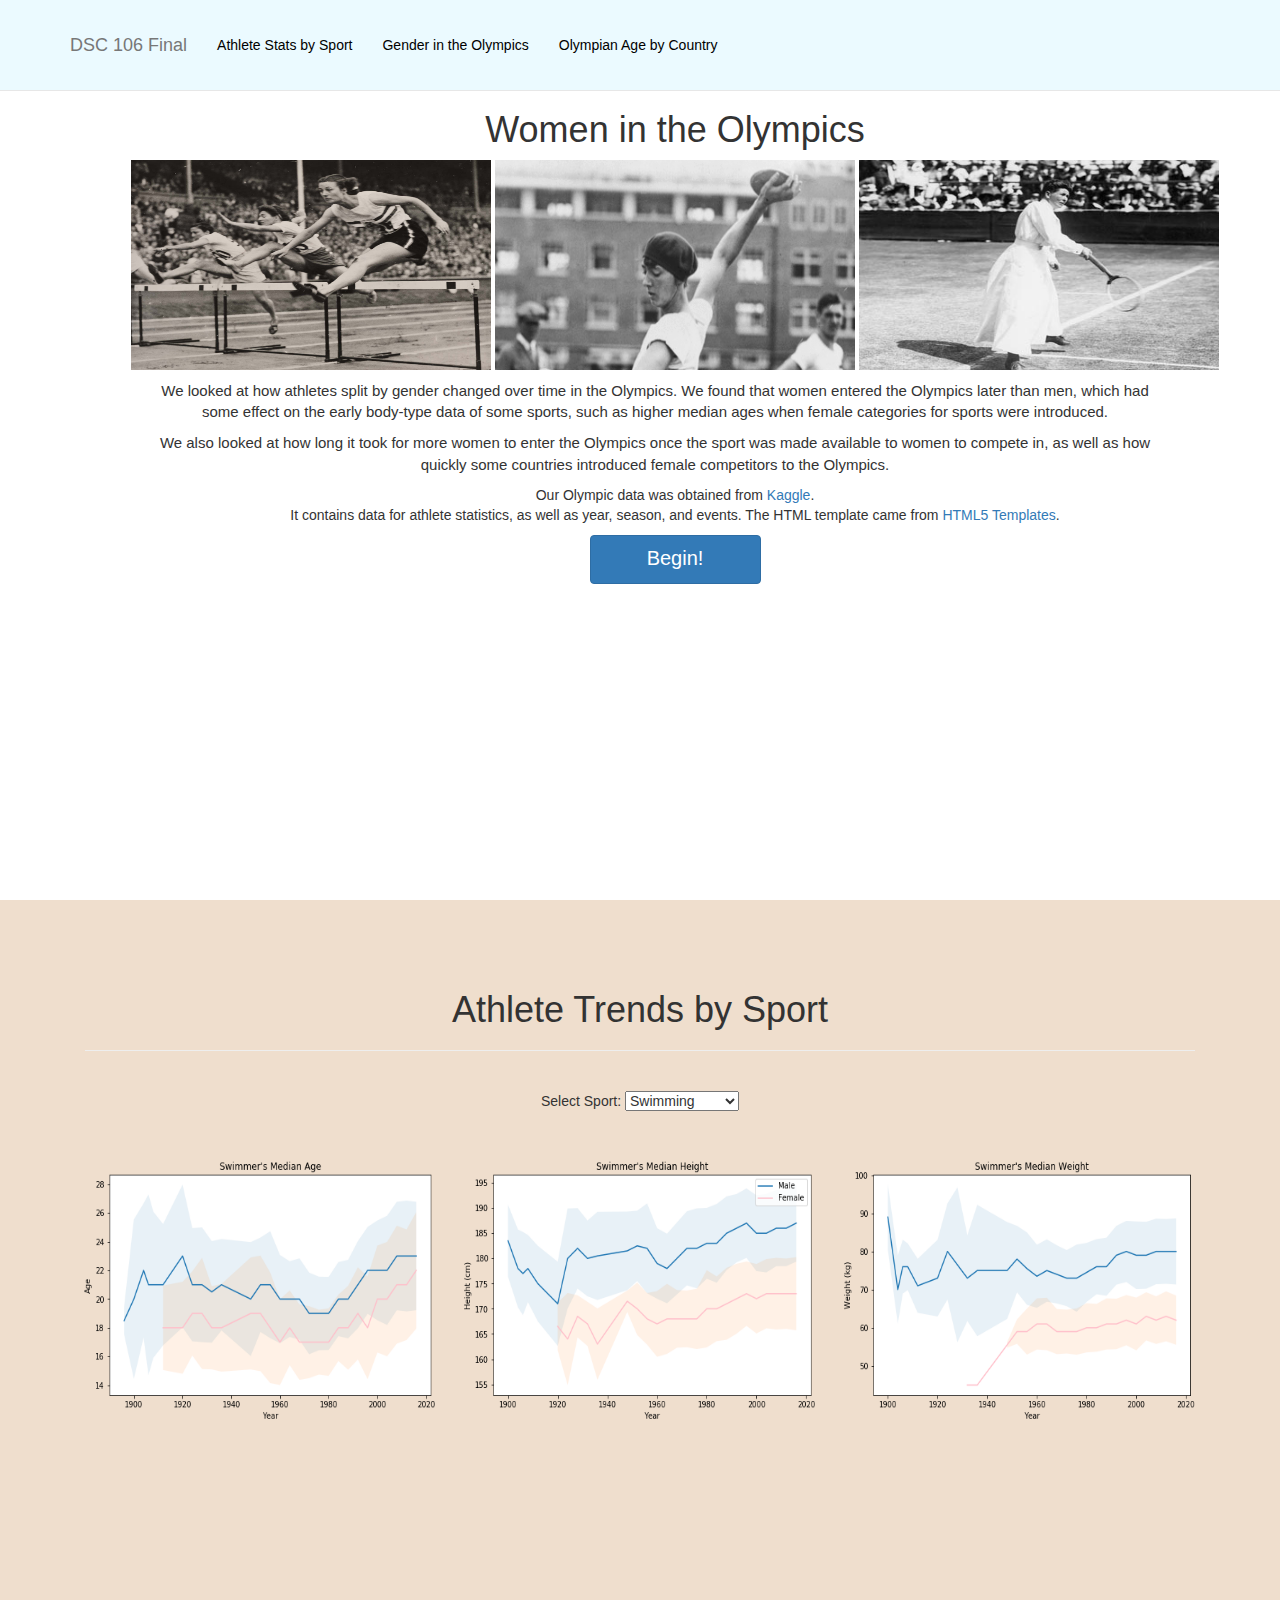
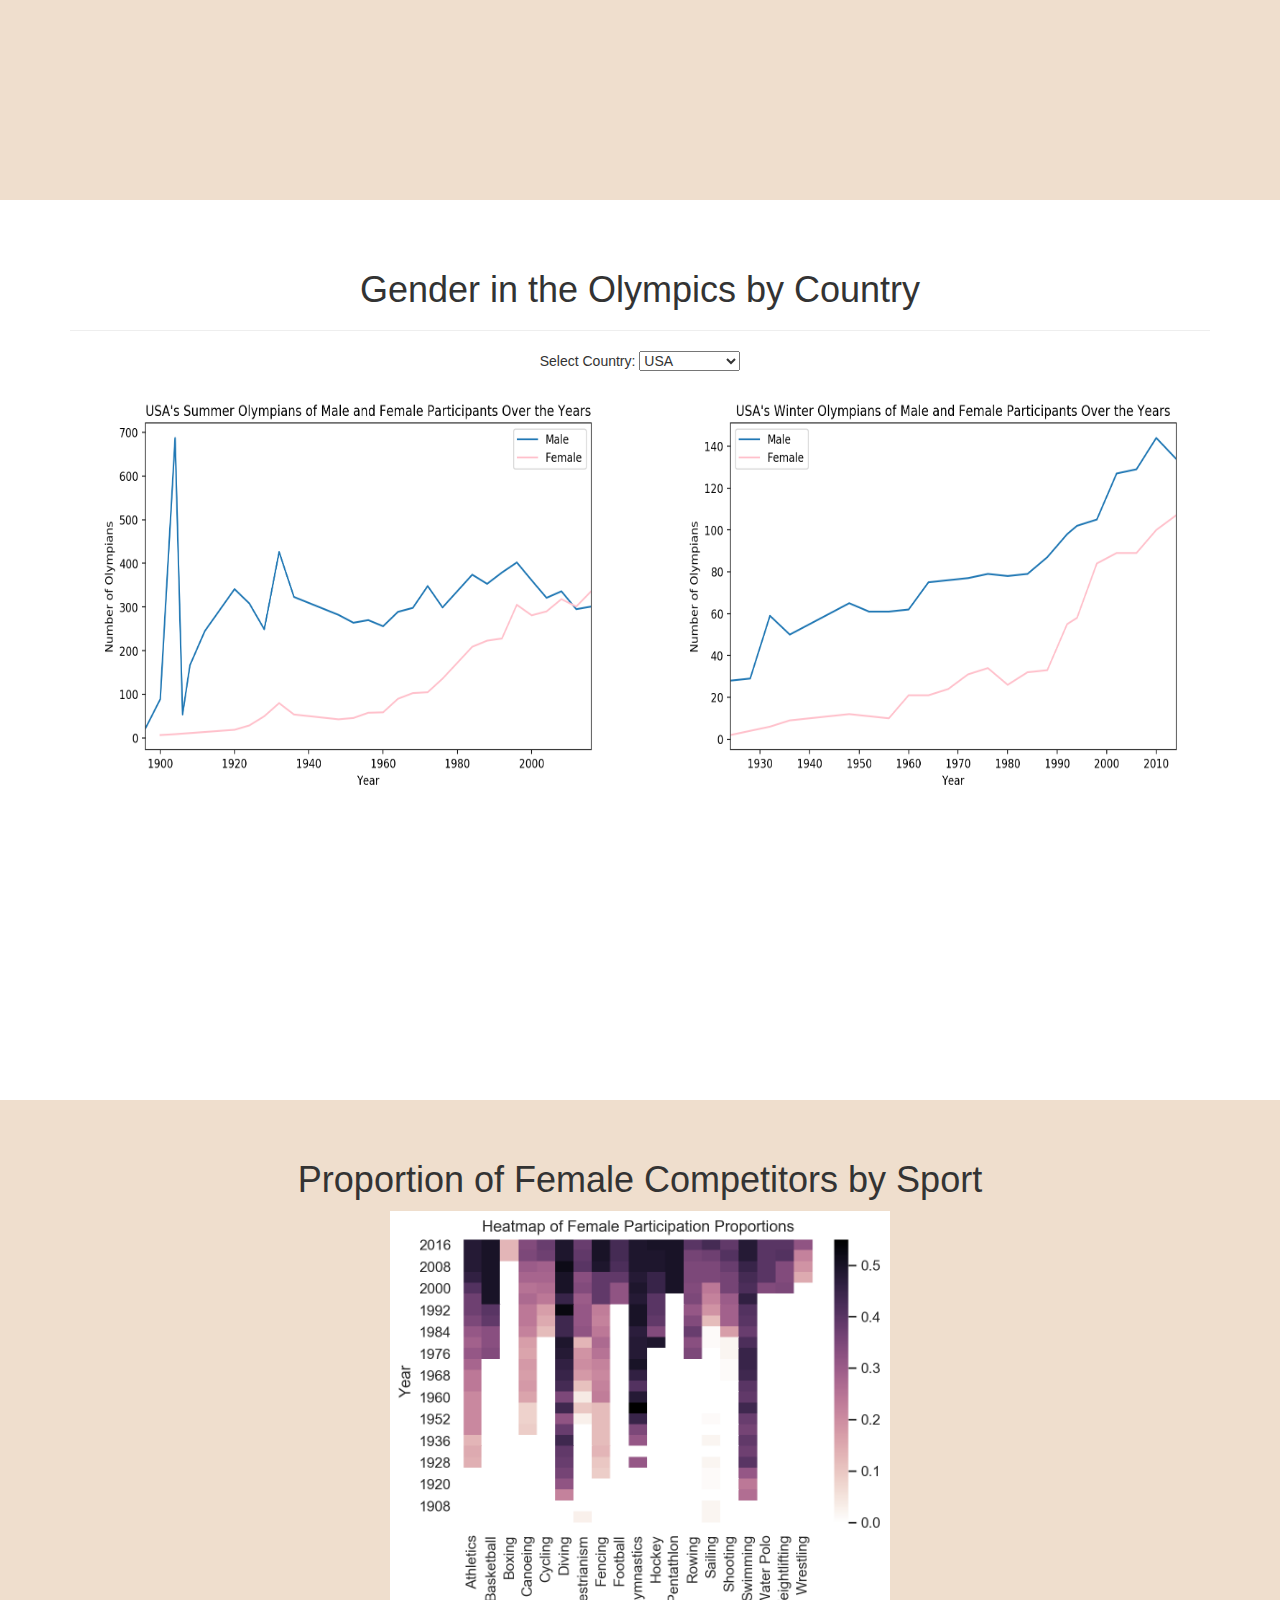
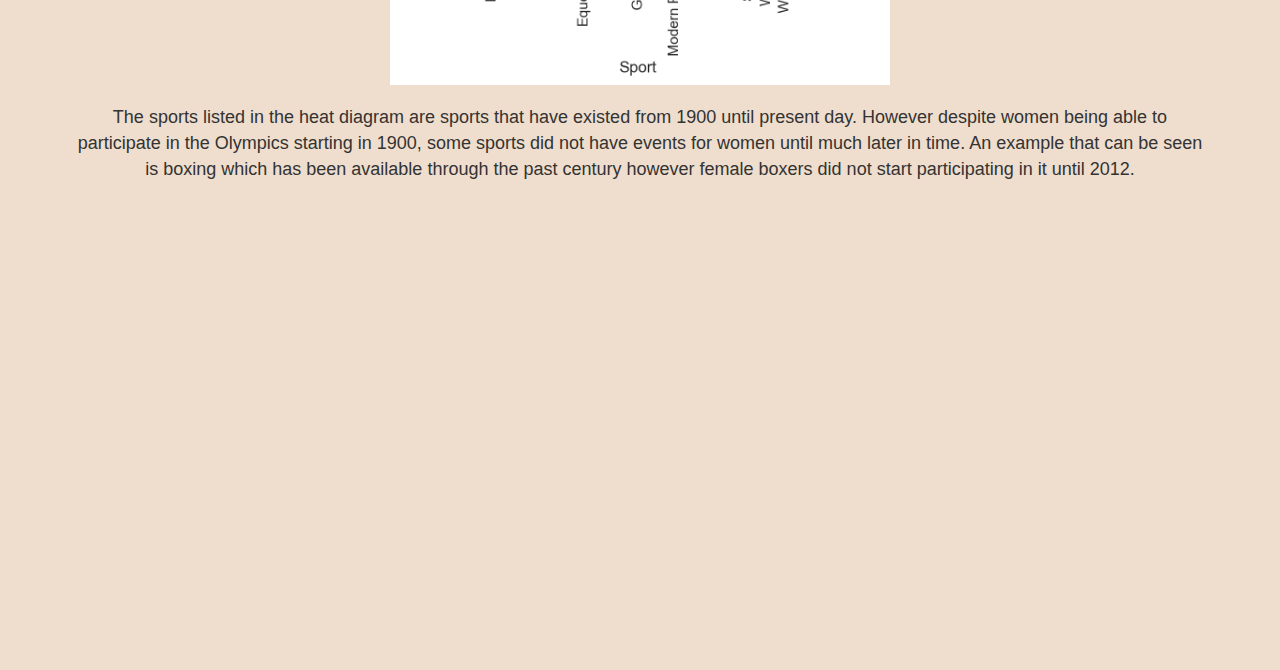
<file: finalproj106/index.html>
<!doctype html>
<html lang="en" class="no-js">
<head>
    <meta charset="utf-8">
    <meta http-equiv="x-ua-compatible" content="ie=edge">
    <meta name="viewport" content="width=device-width, initial-scale=1">
    <link rel="canonical" href="https://html5-templates.com/" />
    <title>Women in the Olympics</title>
    <meta name="description" content="Simplified Bootstrap template with sticky menu">
    <link href="css/bootstrap.min.css" rel="stylesheet">
    <link href="css/sticky-menu.css" rel="stylesheet">
</head>
<body id="page-top" data-spy="scroll" data-target=".navbar-fixed-top">
    <nav class="navbar navbar-default navbar-fixed-top" role="navigation">
        <div class="container">
            <div class="navbar-header page-scroll">
                <button type="button" class="navbar-toggle" data-toggle="collapse" data-target=".navbar-ex1-collapse">
                    <span class="sr-only">Toggle menu</span>
                    <span class="icon-bar"></span>
                    <span class="icon-bar"></span>
                    <span class="icon-bar"></span>
                </button>
                <a class="navbar-brand page-scroll" href="#page-top">DSC 106 Final</a>
            </div>

            <div class="collapse navbar-collapse navbar-ex1-collapse">
                <ul class="nav navbar-nav">
                    <li class="hidden">
                        <a class="page-scroll" href="#page-top"></a>
                    </li>
                    <li>
                        <a class="page-scroll" href="#about">Athlete Stats by Sport</a>
                    </li>
                    <li>
                        <a class="page-scroll" href="#whatwedo">Gender in the Olympics</a>
                    </li>
                    <li>
                        <a class="page-scroll" href="#contact">Olympian Age by Country</a>
                    </li>
                </ul>
            </div>	<!-- .navbar-collapse -->
        </div>		<!-- .container -->
    </nav>
    <!-- Welcome   -->
    <section id="welcome" class="welcome-section">
        <div class="container">
            <div class="row">
                <div class="col-lg-12">
                    <h1>Women in the Olympics</h1>
                    <img src="images/bkg_women.png" alt="Olympic Logo" width="360" height="210">
                    <img src="images/women_oly.gif" alt="Olympic Logo" width="360" height="210">

                    <img src="images/women_tennis.png" alt="Olympic Logo" width="360" height="210">

                    <p></p>
                <div id="summary">
                    <p style = "padding-right: 90px; padding-left: 50px; font-size: 15px;">We looked at how athletes split by gender changed over time in the Olympics.
                   	We found that
                    women entered the Olympics later than men, which had some effect on the early body-type data
                	of some sports, such as higher median ages when female categories for sports were introduced. </p> 
                    <p style = "padding-right: 90px; padding-left: 50px;  font-size: 15px;">
                    We also
                	looked at how long it took for more women to enter the Olympics once the sport was made available to
                	women to compete in, as well as how quickly some countries introduced female competitors to the Olympics.
                    </p>
                    Our Olympic data was obtained from <a href="https://www.kaggle.com/heesoo37/120-years-of-olympic-history-athletes-and-results#noc_regions.csv" 
                    target="_blank" rel="nofollow">Kaggle</a>. <br>It contains data for athlete statistics, as well as year, season, and events. 
					The HTML template came from <a href="https://html5-templates.com/" target="_blank" rel="nofollow">HTML5 Templates</a>.</p>
				</div>
					
                    
                    <a id = "begin-button" class="btn btn-primary page-scroll" href="#about">Begin!</a>
                </div>
            </div>
        </div>
    </section>

    <!-- About -->
    <section id="about" class="about-section">
                <div class="col-lg-12">
                    
                    <h1>Athlete Trends by Sport</h1>
<!--                     <img id="headerimg1" src="images/ath_over_time.png" style="max-width:300px; max-height:300px"/>
 -->
                    
                    <hr>
                    <br>

                    <div class="idk2" id="SECTION1_GRAPHS">
                        Select Sport: 
                        <select id="dlist" onChange="swapImage()">

                        <option value="images/swimming_h" id="swimming">Swimming</option>

                        <option value="images/gym">Gymnastics</option>
                        <option value="images/ath">Athletics/Track</option>
                        <option value="images/ten">Tennis</option>
                        <option value="images/socc">Soccer</option>

                        <option value="images/fs">Figure Skating</option>
                        <option value="images/sb">Snowboarding</option>
                        <option value="images/ss">Speed Skating</option>

                        </select>
                        <br>
                        <br>
                        <br>
                    <center>
                    
                    <div class="row">
                        <div class="column">
                            <img id="imageToSwap3" src="images/swimming_h3.png" class="responsive"
                            style="width:360px;height:270px;"/>
                        </div>
                        <div class="column">
                        <img id="imageToSwap" src="images/swimming_h1.png" class="responsive"
                        style="width:360px;height:270px;"/>
                        </div>
                        <div class="column">
                            <img id="imageToSwap2" src="images/swimming_h2.png" class="responsive"
                            style="width:360px;height:270px;"/>
                        </div>

                    </div>
                    </center>

                        <script type="text/javascript">
                        function swapImage(){
                            var image2 = document.getElementById("imageToSwap2");
                            var image = document.getElementById("imageToSwap");
                            var image3 = document.getElementById("imageToSwap3");

                            var dropd = document.getElementById("dlist");
                            // if dropd.id == 
                            image.src = dropd.value + "1.png";  
                            image2.src = dropd.value + "2.png";  
                            image3.src = dropd.value + "3.png";  
                                };
                        </script>
                    </div>

                    
                </div>

    </section>

    <!-- What we do Section -->
    <section id="whatwedo" class="whatwedo-section">
        <div class="container">
            <div class="row">
                <div class="col-lg-12">
                    <h1>Gender in the Olympics by Country</h1>
                    <hr>
                    

                    <div class="idk2" id="SECTION1_GRAPHS">
                        Select Country: 
                        <select id="country_list" onChange="genderSwapImage()">

                        <option value="images/gender_line/USA" id="usa">USA</option>
                        <option value="images/gender_line/Great Britain">Great Britain</option>
                        <option value="images/gender_line/Italy">Italy</option>
                        <option value="images/gender_line/Germany">Germany</option>
                        <option value="images/gender_line/Sweden">Sweden</option>

                        <option value="images/gender_line/Canada">Canada</option>
                        <option value="images/gender_line/Japan">Japan</option>
                        <option value="images/gender_line/Russia">Russia</option>
                        <option value="images/gender_line/France">France</option>
                        <option value="images/gender_line/China">China</option>

                        </select>
                        <br>
                        <br>
                        <center>
                    
                            <div class="row">
                                <div class="column">
                                    <img id="imageToSwap_summer" src="images/gender_line/USA_summer.png" class="responsive"
                                    style="width:500px;height:400px;"/>                                
                                </div>
                                <div class="column">
                                    <img id="imageToSwap_winter" src="images/gender_line/USA_winter.png" class="responsive"
                                    style="width:500px;height:400px;"/>
                                </div>
        
                            </div>
                        </center>
                        <script type="text/javascript">
                            function genderSwapImage(){
                                var summer_img = document.getElementById("imageToSwap_summer");
                                var winter_img = document.getElementById("imageToSwap_winter");

                                var dropd = document.getElementById("country_list"); 
                                summer_img.src = dropd.value + "_summer.png"; 
                                winter_img.src = dropd.value + "_winter.png"  
                            };
                        </script>
        </section>

        <!-- Contact Section -->
        <section id="contact" class="contact-section">
        	<h1>Proportion of Female Competitors by Sport</h1>
            <div class="container">

                <div class="row">
                    <div class="col-lg-12">
                        

                    </div>
                </div>
                <img id="heatmap" src="images/heatmap.png" class="responsive" style="width: 500px" /> 
                <br>
                <br>
                <center>
                        <font size="4">
                        The sports listed in the heat diagram are sports that have existed from 1900 until
                        present day. However despite women being able to participate in the Olympics starting 
                        in 1900, some sports did not have events for women until much later in time. An example
                        that can be seen is boxing which has been available through the past century however female
                        boxers did not start participating in it until 2012.
                        </font>
                </center>
            </div>  
        </section>
	
	<a id="back2Top" title="Back to top" href="#">&#10148;</a>
	
    <!-- jQuery -->
    <script src="js/jquery.js"></script>

    <!-- Bootstrap Core JavaScript -->
    <script src="js/bootstrap.min.js"></script>

    <!-- Scrolling Nav JavaScript -->
    <script src="js/jquery.easing.min.js"></script>
    <script src="js/sticky-menu.js"></script>

</body>

</html>
</file>
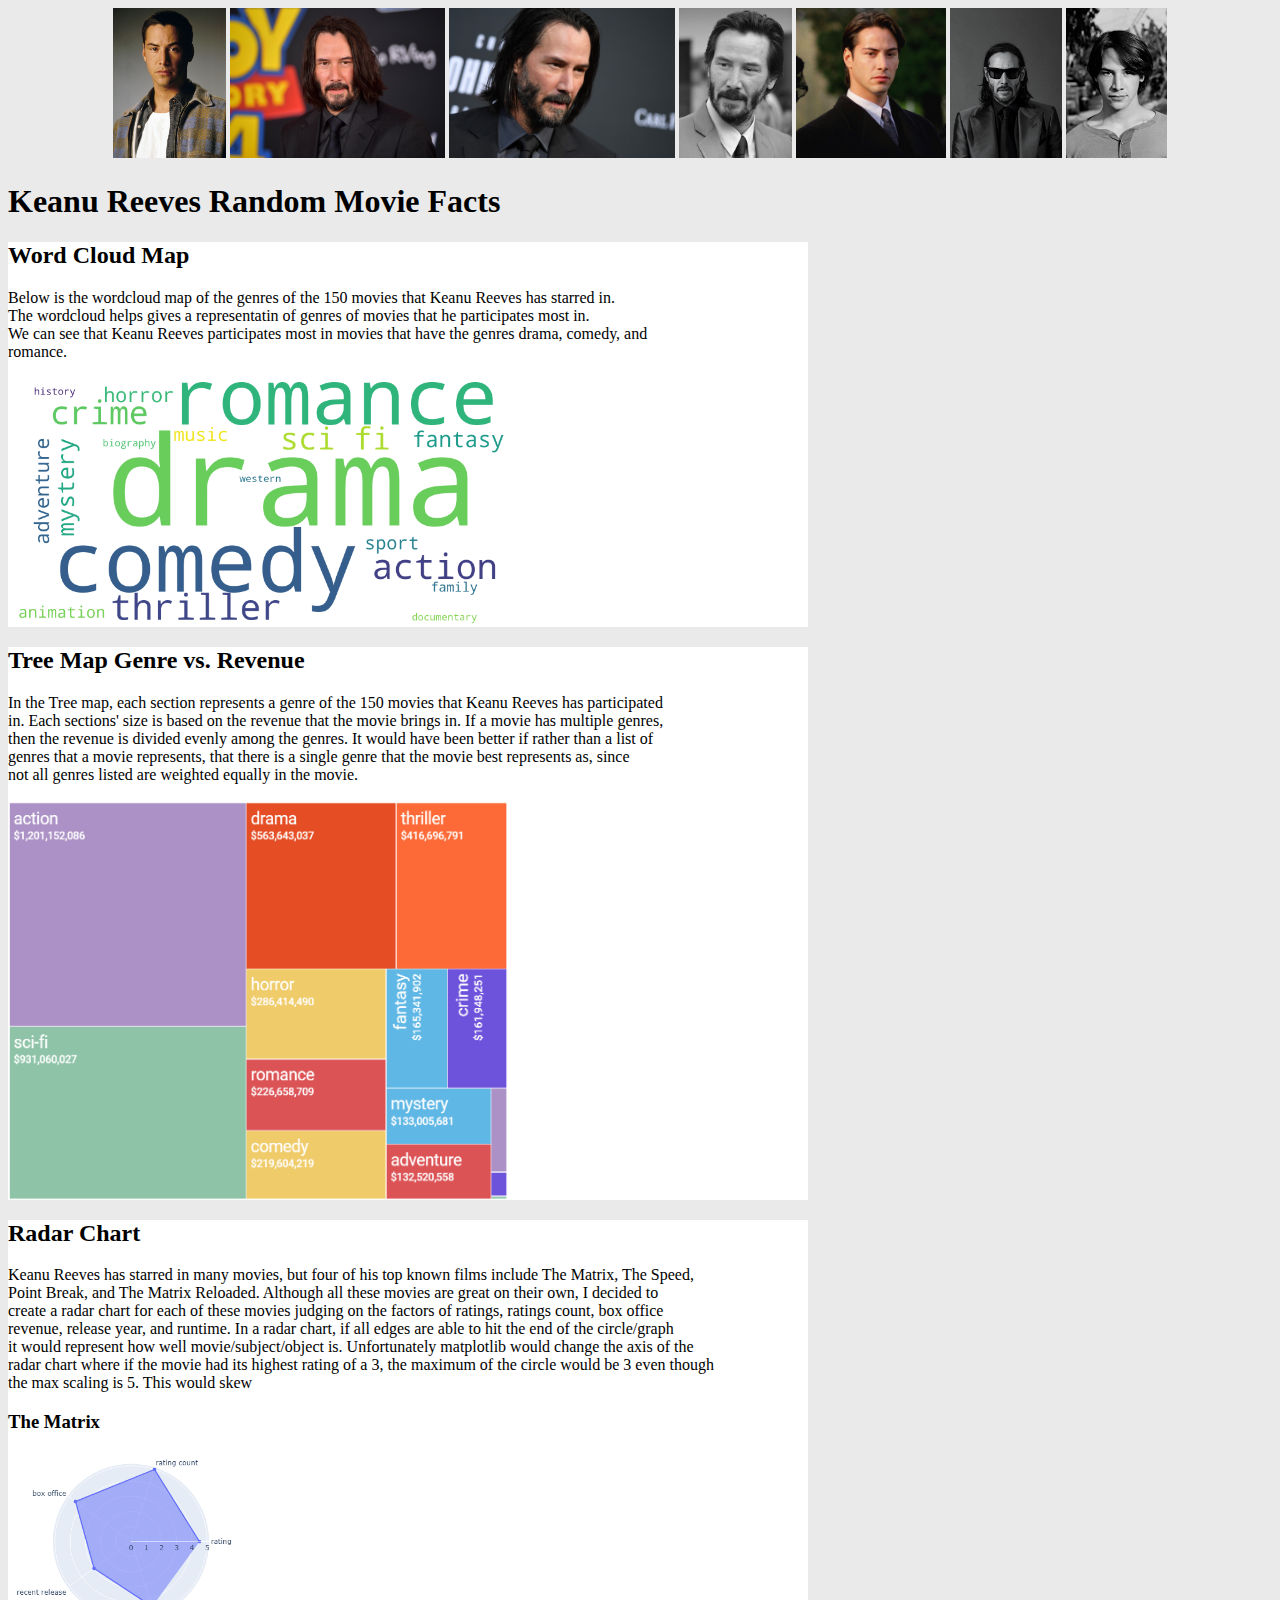
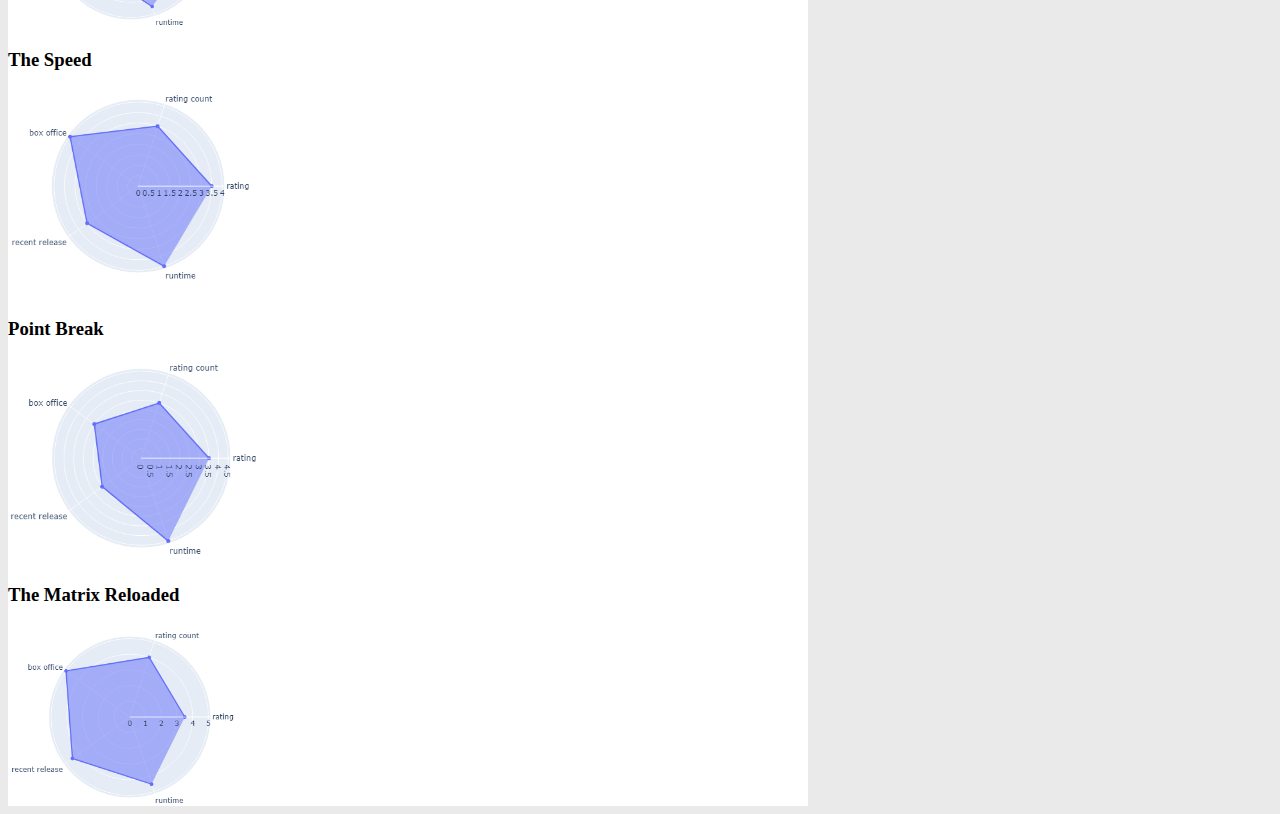
<file: Keanu Reeves/index.html>
﻿<html>
  <head>
	<title> Keanu Reeves Stats> </title>
	<style> 
		#chart{
			background-color: white;
			max-width: 800px;
		}

		body{
			background: #eaeaea;
		}

	</style>
  </head>
  <body>
	
	<div id = "imghorizontal" class="horiz clearfix" style="text-align: center;">
		<img src="keanu7.jpg" style="height:150px;">
		<img src="keanu1.jpg" style="height:150px;">
		<img src="keanu2.jpg" style="height:150px;">
		<img src="keanu3.jpg" style="height:150px;">
		<img src="keanu4.jpg" style="height:150px;">
		<img src="keanu5.jpg" style="height:150px;">
		<img src="keanu6.jpg" style="height:150px;">
		
	</div>
    <h1>
		Keanu Reeves Random Movie Facts
	</h1>

	<div id = "chart">
		<h2>
		Word Cloud Map
		</h2>
		<p>
		Below is the wordcloud map of the genres of the 150 movies that Keanu Reeves has starred in.<br> 
		The wordcloud helps gives a representatin of genres of movies that he participates most in. <br>
		We can see that Keanu Reeves participates most in movies that have the genres drama, comedy, and <br>
		romance.

		</p>

		<img src="first_wordcloud.png" alt="wordcloud" style="width:500px;height:250px;">

	</div>

	<div id = "chart">

		<h2> Tree Map Genre vs. Revenue </h2>
	
		<p>
		In the Tree map, each section represents a genre of the 150 movies that Keanu Reeves has participated <br>
		in. Each sections' size is based on the revenue that the movie brings in. If a movie has multiple genres, <br>
		then the revenue is divided evenly among the genres. It would have been better if rather than a list of <br>
		genres that a movie represents, that there is a single genre that the movie best represents as, since <br>
		not all genres listed are weighted equally in the movie. 

		</p>

		<img src="treemap2.png" alt="wordcloud" style="width:500px;height:400px;">

	</div >

	<div id = "chart">
		<h2>Radar Chart</h2>

		<p>
		Keanu Reeves has starred in many movies, but four of his top known films include The Matrix, The Speed, <br>
		Point Break, and The Matrix Reloaded. Although all these movies are great on their own, I decided to <br>
		create a radar chart for each of these movies judging on the factors of ratings, ratings count, box office <br>
		revenue, release year, and runtime. In a radar chart, if all edges are able to hit the end of the circle/graph <br>
		it would represent how well movie/subject/object is. Unfortunately matplotlib would change the axis of the <br>
		radar chart where if the movie had its highest rating of a 3, the maximum of the circle would be 3 even though <br>
		the max scaling is 5. This would skew 

		</p>

		<h3>The Matrix </h3>
		<img src="theMatrix.png" alt="theMatrix" style="width:250px;">
		<h3>The Speed </h3>
		<img src="theSpeed.png" alt="theSpeed" style="width:250px;">
		<h3>Point Break </h3>
		<img src="pointBreak.png" alt="pointBreak" style="width:250px;">
		<h3>The Matrix Reloaded </h3>
		<img src="matrixReload.png" alt="matrixReload" style="width:250px;">
	</div>
  </body>
</html>
</file>
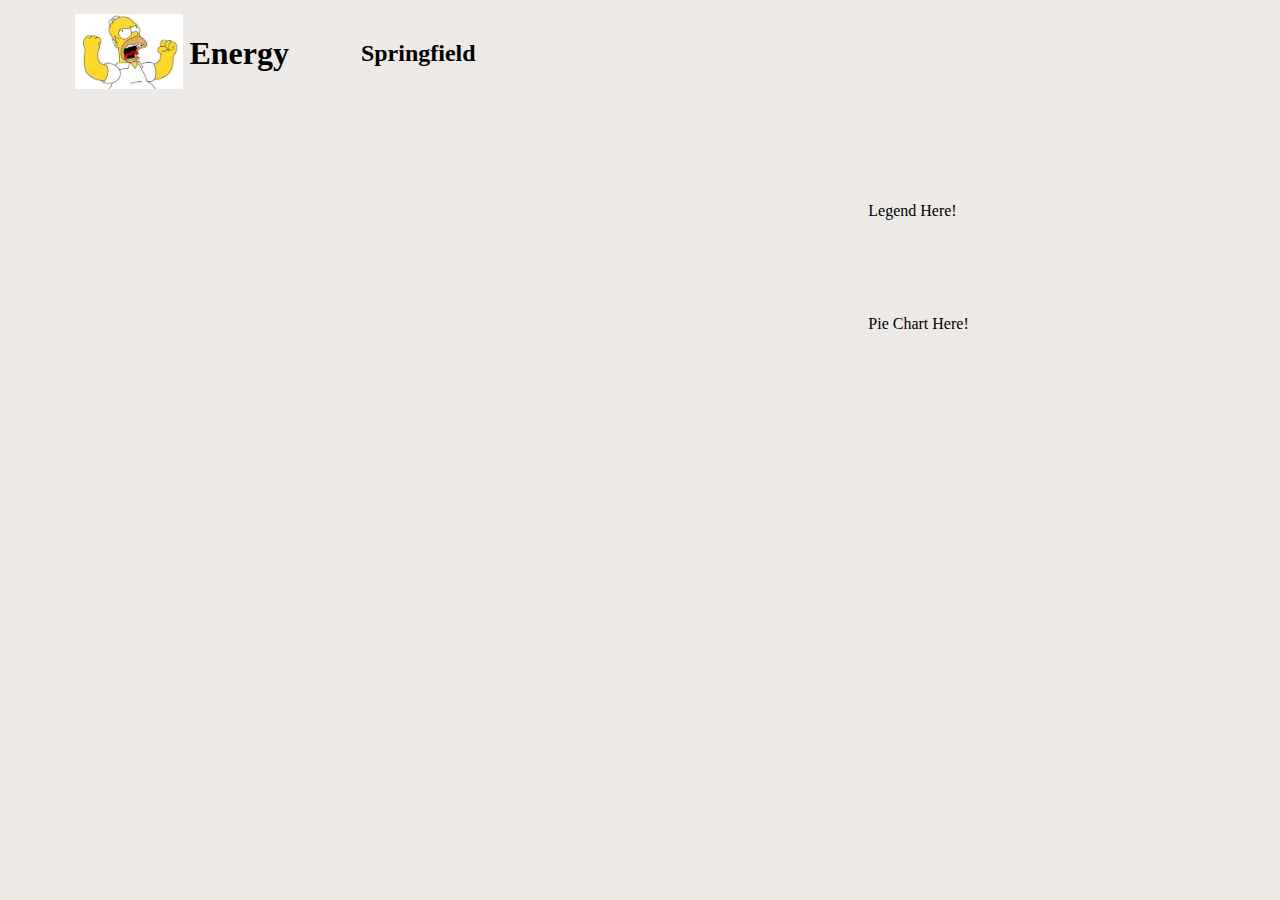
<file: HW_3/hw#3TurnIn/index.html>
<!DOCTYPE html>
<html lang="en" >

 <head>
    <meta charset="utf-8"/>
    <!-- Internal stylesheet import -->
    <link rel="stylesheet" href="main.css">
    <!-- External Script -->
    <!-- <script src="hw3js.js"></script> -->
    <script src="https://code.highcharts.com/highcharts.js"></script>
    <script src="https://code.highcharts.com/modules/data.js"></script>
  
  </head>
  <body>
    <!-- Page Header Table -->
    <table class="simpleTable" border="2">
      <tr>
        <td width="5%"><img src="homer-yelling.jpg" alt="homer yelling" class="pageLogo"/></td>
        <td width="15%"><h1>Energy</h1></td>
        <td><h2>Springfield</h2></td>
      </tr>
    </table>

    <!-- Chart Placement Table -->
    <table class="simpleTable greaterArea">
      <tr>
        <td rowspan="2" id="sharedtable">

            <table id = "triotables">
                <!-- <tr>
                    <td id="generation">bye</td>
                </tr>
                <tr>
                    <td id = "price">bye</td>
                </tr>
                <tr>
                    <td id = "temperature">bye</td>
                </tr> -->

                <div id="generation"></div>
                <div id="price"></div>
                <div id="temperature"></div>


            </table>


        </td>

        <td id="legendGrid">Legend Here!</td>


      </tr>

      <tr>
    
        <td id="pieGrid">
          <div id = "piecharthere">Pie Chart Here!</div>
        </td>
      </tr>


    </table>

    <!-- Internal JS Import -->
    <script src="hw3js.js"></script>
  </body>
</html>
</file>
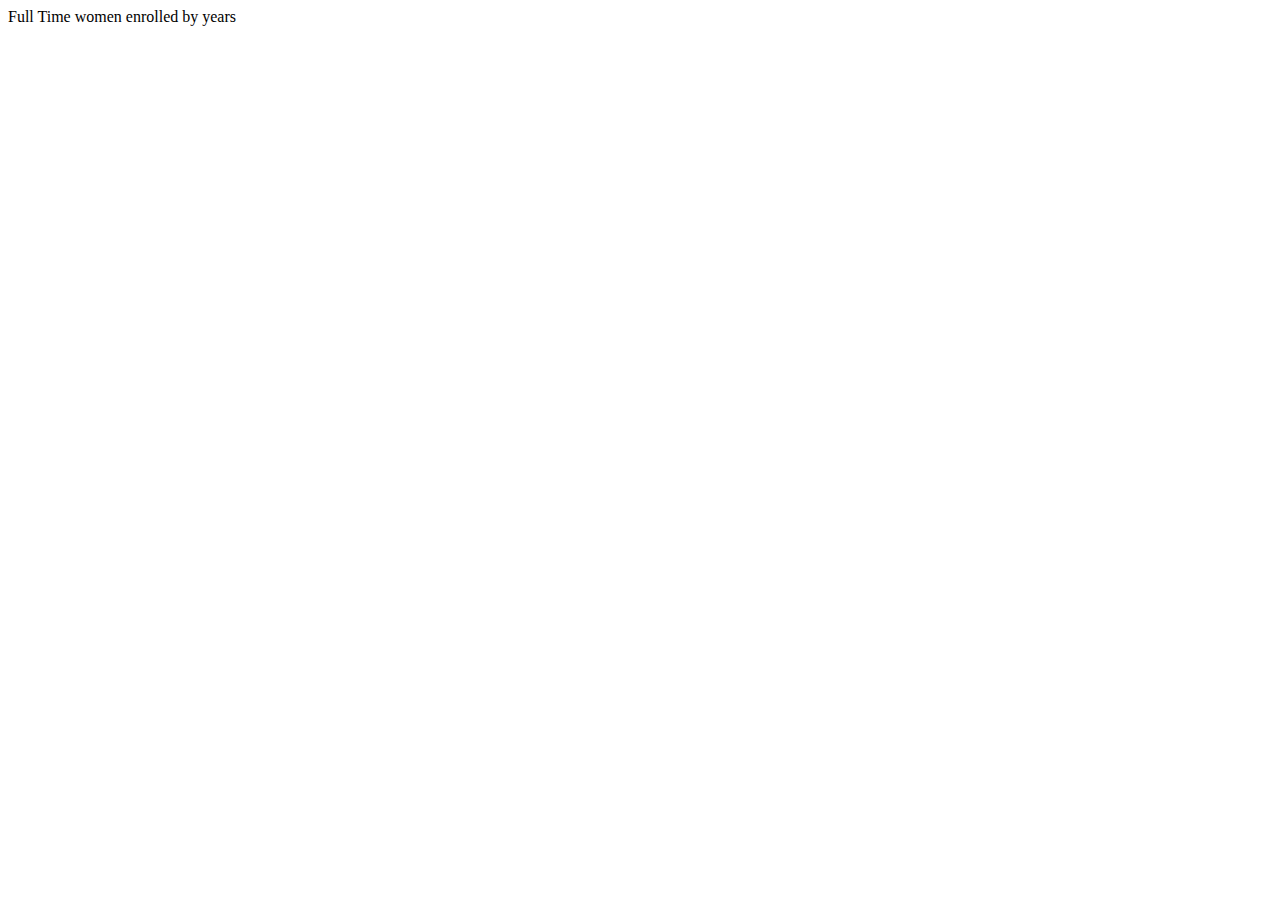
<file: d3.html>
<!DOCTYPE html>
<meta charset="utf-8">

<!-- Load d3.js -->
<script src="https://d3js.org/d3.v4.js"></script>
Full Time women enrolled by years
<!-- Create a div where the graph will take place -->
<div id="my_dataviz"></div>

<!-- Color scale -->
<script src="https://d3js.org/d3-scale-chromatic.v1.min.js"></script>


<script>

// set the dimensions and margins of the graph
var width = 450
    height = 450
    margin = 40

// The radius of the pieplot is half the width or half the height (smallest one). I subtract a bit of margin.
var radius = Math.min(width, height) / 2 - margin

// append the svg object to the div called 'my_dataviz'
var svg = d3.select("#my_dataviz")
  .append("svg")
    .attr("width", width)
    .attr("height", height)
  .append("g")
    .attr("transform", "translate(" + width / 2 + "," + height / 2 + ")");

// data
 var data = {2018: 3484, 2017: 2974, 2016:3077, 2015:2581, 2014:2383, 2013:2612, 2012:2245, 2011: 1861, 2010:2089, 2009: 2054, 2008: 2399, 2007:2303, 2006:2558, 2005:2113}


// set the color scale
var color = d3.scaleOrdinal()
  .domain(data)
  .range(d3.schemeSet2);

// Compute the position of each group on the pie:
var pie = d3.pie()
  .value(function(d) {return d.value; })
var data_ready = pie(d3.entries(data))
// Now I know that group A goes from 0 degrees to x degrees and so on.

// shape helper to build arcs:
var arcGenerator = d3.arc()
  .innerRadius(0)
  .outerRadius(radius)

// Build the pie chart: Basically, each part of the pie is a path that we build using the arc function.
svg
.selectAll('mySlices')
.data(data_ready)
.enter()
.append('path')
  .attr('d', arcGenerator)
  .attr('fill', function(d){ return(color(d.data.key)) })
  .attr("stroke", "black")
  .style("stroke-width", "2px")
  .style("opacity", 0.7)

// Now add the annotation. Use the centroid method to get the best coordinates
svg
.selectAll('mySlices')
.data(data_ready)
.enter()
.append('text')
.text(function(d){ return d.data.key})
.attr("transform", function(d) { return "translate(" + arcGenerator.centroid(d) + ")";  })
.style("text-anchor", "middle")
.style("font-size", 17)


</script>
</file>
<file: finalproj106/css/sticky-menu.css>
.row {
    display: flex;
}

.column {
    flex:33.33%;
    padding:5px;
}

.responsive {
  width: 100%;
  height: auto;
}

body {
    width: 100%;
    height: 100%;
}
html {
    width: 100%;
    height: 100%;
}
@media(min-width:767px) {
    .navbar {
        padding: 20px 0;
        -webkit-transition: background .5s ease-in-out,padding .5s ease-in-out;
        -moz-transition: background .5s ease-in-out,padding .5s ease-in-out;
        transition: background .5s ease-in-out,padding .5s ease-in-out;
    }
    .top-nav-collapse {
        padding: 0;
    }
}
#back2Top {
    width: 40px;
    line-height: 40px;
    overflow: hidden;
    z-index: 999;
    display: none;
    cursor: pointer;
    -moz-transform: rotate(270deg);
    -webkit-transform: rotate(270deg);
    -o-transform: rotate(270deg);
    -ms-transform: rotate(270deg);
    transform: rotate(270deg);
    position: fixed;
    bottom: 50px;
    right: 0;
    background-color: #FFF;
    color: #337AB7;
    text-align: center;
    font-size: 30px;
    text-decoration: none;
}
#back2Top:hover {
    background-color: #337AB7;
    color: #FFF;
}
.welcome-section {
    height: 100%;
    padding-top: 150px;
    text-align: center;
    background: #fff;
    padding: 90px;
}
.about-section {
    height: 100%;
    padding-top: 150px;
    text-align: center;
    background: #EFDECD;
    padding: 70px;
}
.whatwedo-section {
    height: 100%;
    padding-top: 150px;
    text-align: center;
    background: #fff;
    padding:50px;
}
.contact-section {
    height: 130%;
    padding-top: 80px;
    text-align: center;
    background: #EFDECD;
    padding: 40px;
}
.navbar-default .navbar-nav > li > a:hover {
	color: #333;
	background-color: #F0F0F0;
}
.navbar-default {
    background-color: #EBFAFF;
    border-color: #e7e7e7;
}
.navbar-default .navbar-nav > li > a {
    color: #000;
}

#begin-button {
    width: 15%;
    height: 10%;
    font-size: 20px;
    padding-top: 0.7%;
    text-align: center;
}
</file>
<file: HW_3/hw#3TurnIn/main.css>
body{
    background-color:  #ece9e6 ;
}

.simpleTable {
    width: 90%;
    margin-left: 5%;
    border: transparent;
    margin-bottom: 10px;
    margin-top: 10px;
}

.greaterArea{
    border: transparent;
}

.greaterArea tr td {
    width:70%;
    height:200px;


}

#pieGrid {
    width:100%;
    height:100%;
    min-height:250px;
}
.zc-ref {
    display: none;
}

#legendGrid {
    border-top: 1px black;
    border-bottom: 1px black;
    border-left: transparent;
    border-right: transparent;
}


#generation{
    height:50%;
    background-color:  #ece9e6 ;

}

#price{
    height:25%;
    background-color:  #ece9e6 ;

}

#temperature{
    height:25%;
    background-color:  #ece9e6 ;
}

.pageLogo {
    height: 75px;
}

.table{
    width: 70%;
}
</file>
